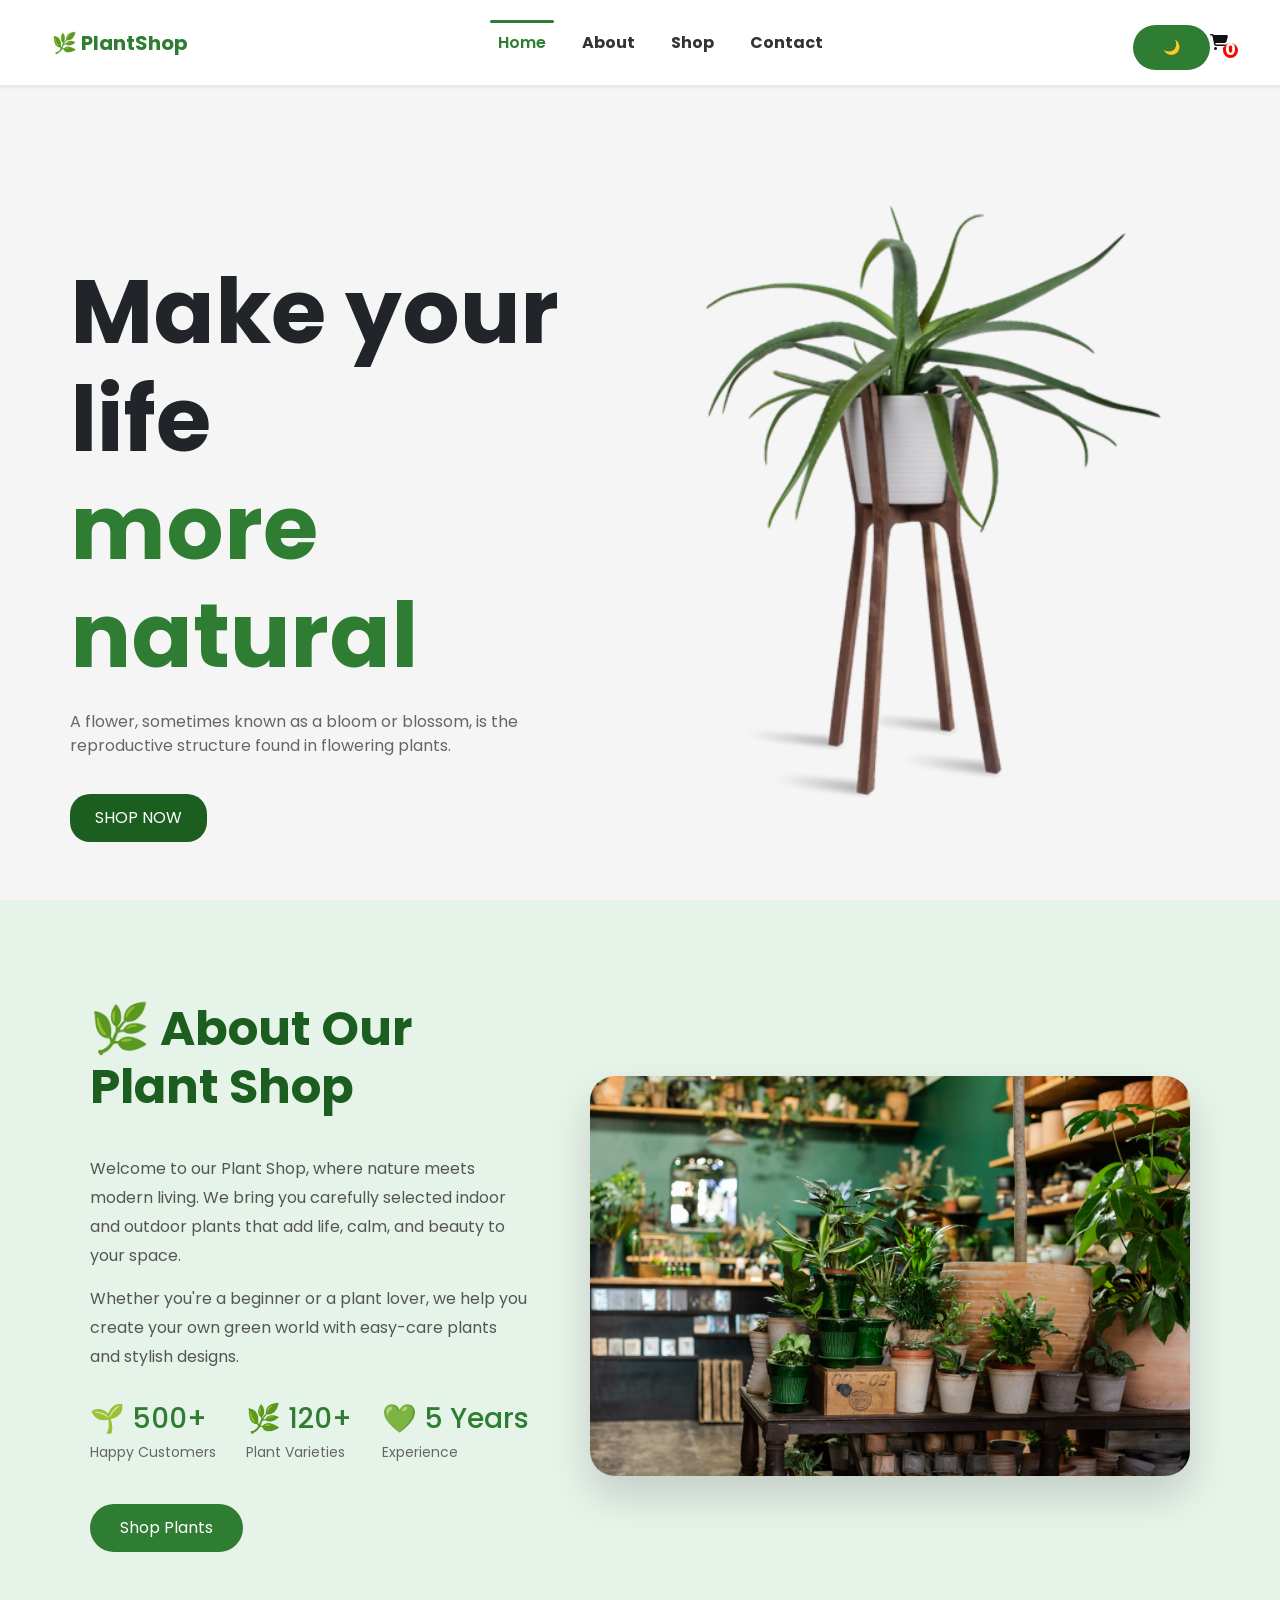
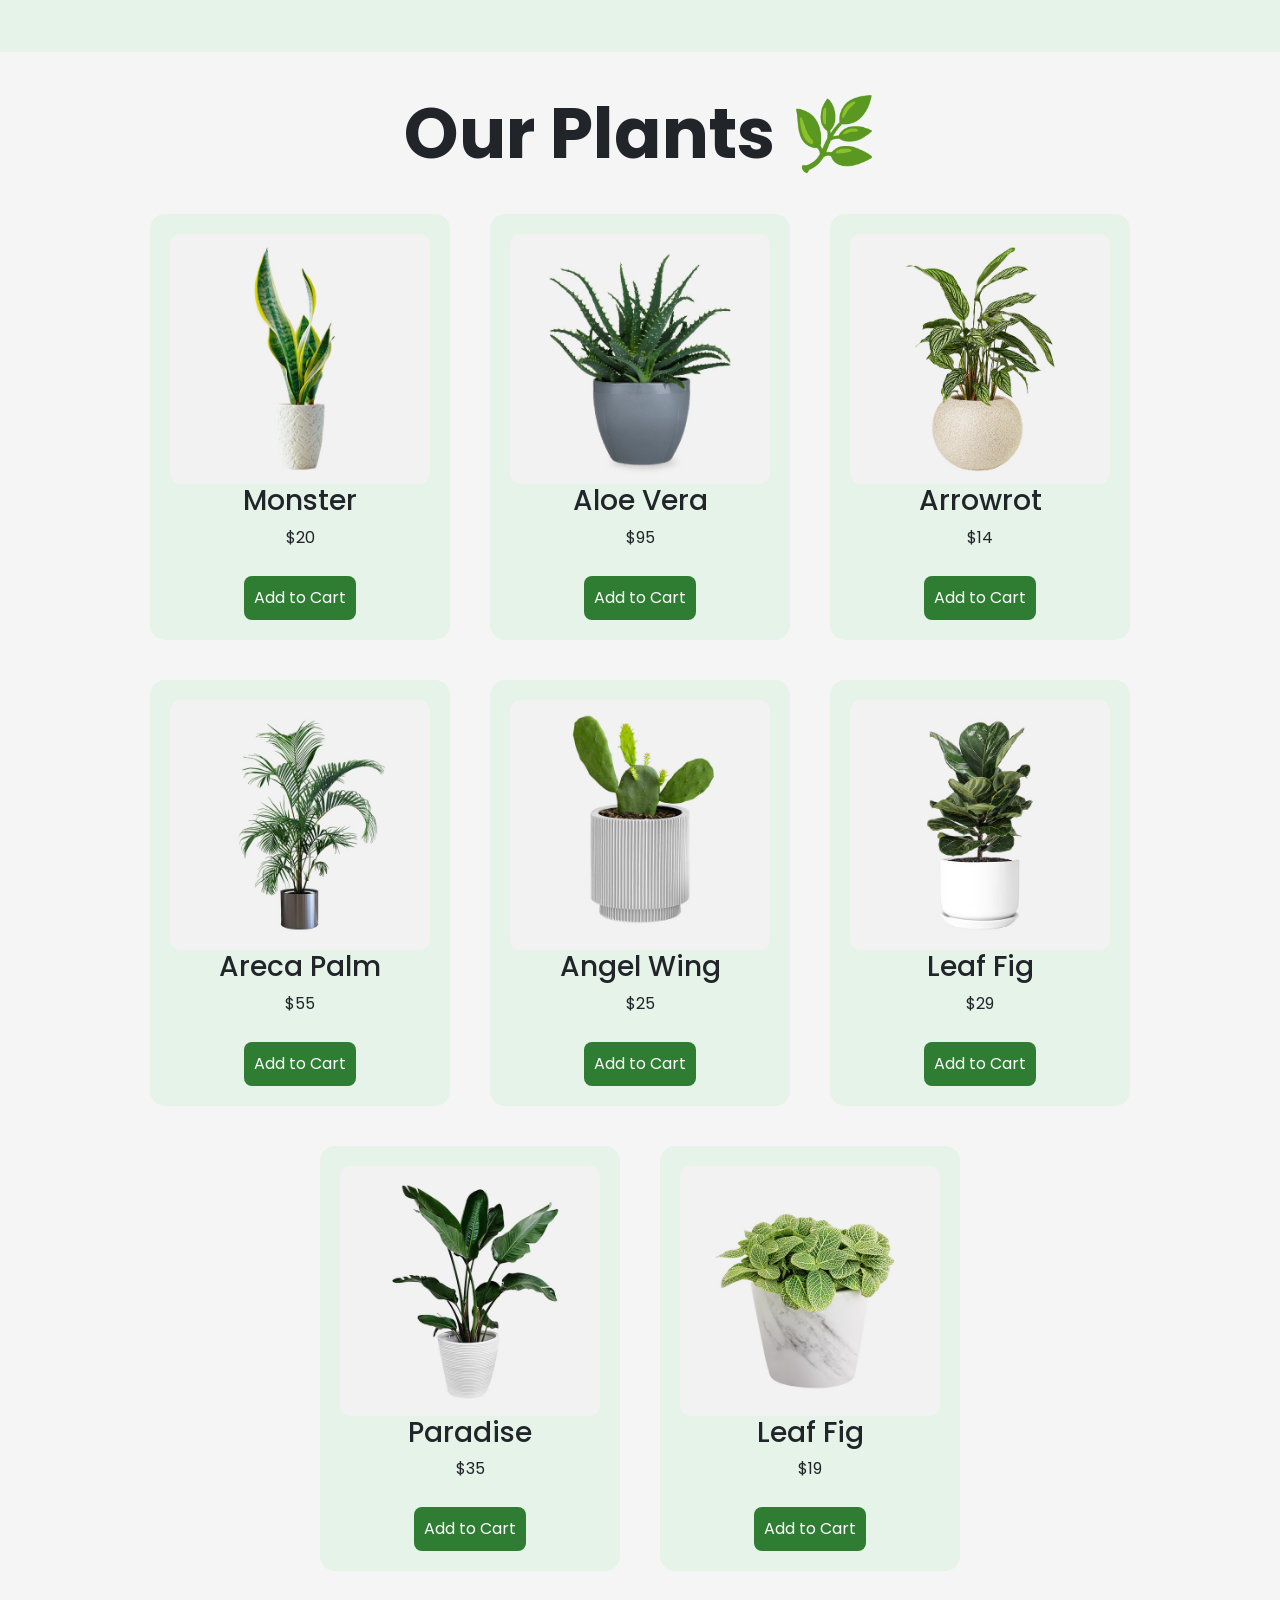
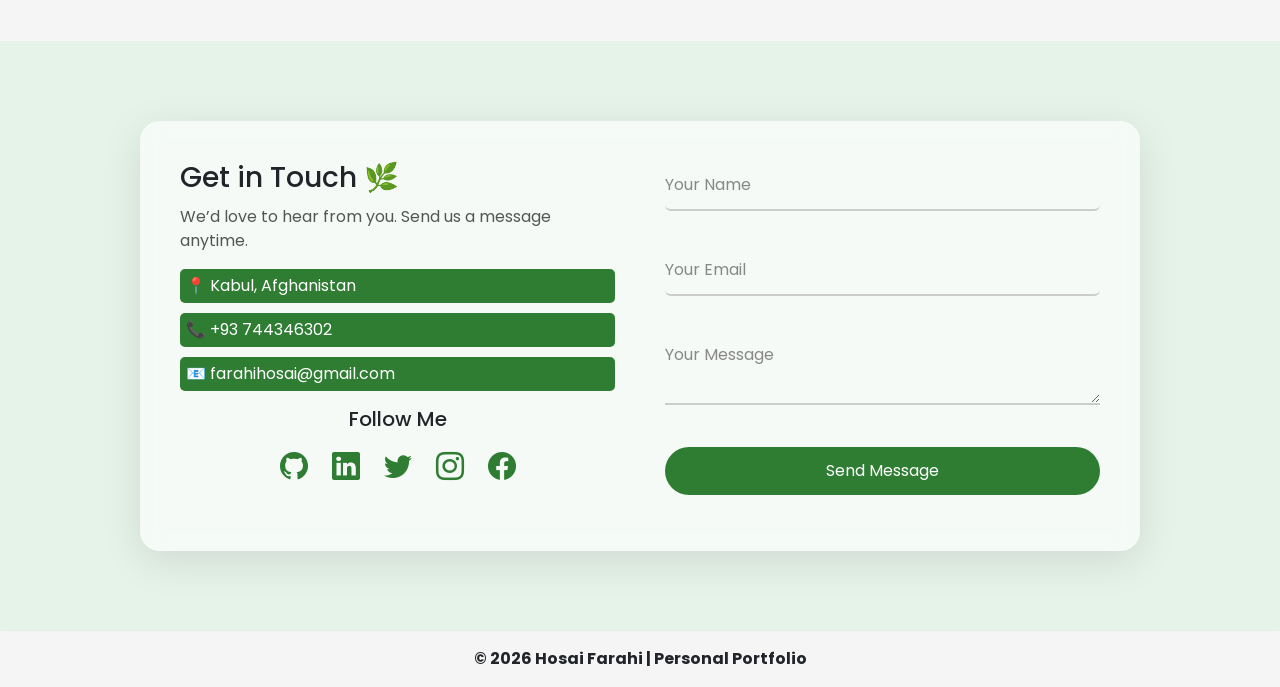
<file: index.html>
<!DOCTYPE html>
<html lang="en">
  <head>
    <meta charset="UTF-8" />
    <meta name="viewport" content="width=device-width, initial-scale=1.0" />
    <title>Plant Shop</title>

    <!-- Bootstrap -->
    <link
      href="https://cdn.jsdelivr.net/npm/bootstrap@5.3.0/dist/css/bootstrap.min.css"
      rel="stylesheet"
    />
    <!-- Google font -->
    <link
      href="https://fonts.googleapis.com/css2?family=Poppins:wght@300;400;600&display=swap"
      rel="stylesheet"
    />
    <!-- Font Awesome -->
    <link
      rel="stylesheet"
      href="https://cdnjs.cloudflare.com/ajax/libs/font-awesome/6.5.0/css/all.min.css"
    />
    <link
      rel="stylesheet"
      href="https://cdn.jsdelivr.net/npm/bootstrap-icons@1.11.3/font/bootstrap-icons.css"
    />
    <!-- Icon -->
    <link rel="icon" href="./images/plant.png" />
    <!-- Style -->
    <link rel="stylesheet" href="css/style.css" />
    <script>
      // Wait until page fully loads
      window.addEventListener("load", function () {
        const loader = document.getElementById("loader");

        loader.style.opacity = "0";
        loader.style.transition = "0.5s ease";

        setTimeout(() => {
          loader.style.display = "none";
        }, 500);
      });
    </script>
  </head>

  <body>
    <!-- LOADING SCREEN -->
    <div id="loader">
      <div class="spinner"></div>
    </div>
    <header>
      <!-- Navbar -->
      <nav class="navbar navbar-expand-lg bg-white shadow-sm fixed-top">
        <div class="container-fluid">
          <a class="navbar-brand" href="#">🌿 PlantShop</a>

          <button
            class="navbar-toggler"
            data-bs-toggle="collapse"
            data-bs-target="#nav"
          >
            <span class="navbar-toggler-icon"></span>
          </button>

          <div class="collapse navbar-collapse fw-bold" id="nav">
            <ul class="navbar-nav mx-auto">
              <li class="nav-item">
                <a class="nav-link" href="#home">Home</a>
              </li>
              <li class="nav-item">
                <a class="nav-link" href="#about">About</a>
              </li>
              <li class="nav-item">
                <a class="nav-link" href="#shop">Shop</a>
              </li>

              <li class="nav-item">
                <a class="nav-link" href="#contact">Contact</a>
              </li>
            </ul>
            <button id="darkModeToggle" class="btn btn-sm btn-dark ms-3">
              🌙
            </button>
            <div>
              <div class="icon-cart">
                <a class="shop-logo" href="./cart.html">
                  <i class="fa fa-shopping-cart"></i>
                  <span id="cart-count">0</span>
                </a>
              </div>
            </div>
          </div>
        </div>
      </nav>

      <!-- Hero Section -->
      <section class="hero" id="home">
        <div class="hero-text">
          <h1>Make your life <br /><span>more natural</span></h1>

          <p>
            A flower, sometimes known as a bloom or blossom, is the reproductive
            structure found in flowering plants.
          </p>

          <a href="#shop"> <button class="btn-shop">SHOP NOW</button></a>
        </div>

        <div>
          <img src="./images/f1.png" alt="plant" />
        </div>
      </section>
    </header>
    <main>
      <!-- About section -->
      <section class="about" id="about">
        <div class="about-container">
          <div class="about-text">
            <h2>🌿 About Our Plant Shop</h2>

            <p>
              Welcome to our Plant Shop, where nature meets modern living. We
              bring you carefully selected indoor and outdoor plants that add
              life, calm, and beauty to your space.
            </p>

            <p>
              Whether you're a beginner or a plant lover, we help you create
              your own green world with easy-care plants and stylish designs.
            </p>

            <div class="about-stats">
              <div>
                <h3>🌱 500+</h3>
                <span>Happy Customers</span>
              </div>
              <div>
                <h3>🌿 120+</h3>
                <span>Plant Varieties</span>
              </div>
              <div>
                <h3>💚 5 Years</h3>
                <span>Experience</span>
              </div>
            </div>

            <a href="#shop"><button class="btn">Shop Plants</button></a>
          </div>

          <div class="about-img">
            <img
              src="./images/amy_thompson_photography_684A1607_9ab6111e-d6c2-4b29-a5e5-2788e84cb561.jpg"
              alt="Plants"
            />
          </div>
        </div>
      </section>
      <!-- Shop Section -->
      <section class="shop" id="shop">
        <h1 class="shop-title">Our Plants 🌿</h1>

        <div class="products">
          <div class="product">
            <img src="./images/p12-1.jpg" alt="" />
            <h3>Monster</h3>
            <p>$20</p>
            <button class="add-to-cart" data-name="Monster" data-price="20">
              Add to Cart
            </button>
          </div>
          <div class="product">
            <img src="./images/p1-2.jpg" alt="" />
            <h3>Aloe Vera</h3>
            <p>$95</p>
            <button class="add-to-cart" data-name="Aloe Vera" data-price="95">
              Add to Cart
            </button>
          </div>

          <div class="product">
            <img src="./images/p8-1.jpg" alt="" />
            <h3>Arrowrot</h3>
            <p>$14</p>
            <button class="add-to-cart" data-name="Arrowrot" data-price="14">
              Add to Cart
            </button>
          </div>
          <div class="product">
            <img src="./images/p11-1.jpg" alt="" />
            <h3>Areca Palm</h3>
            <p>$55</p>
            <button class="add-to-cart" data-name="Areca Palm" data-price="55">
              Add to Cart
            </button>
          </div>
          <div class="product">
            <img src="./images/p4-1.jpg" alt="" />
            <h3>Angel Wing</h3>
            <p>$25</p>
            <button class="add-to-cart" data-name="Angel Wing" data-price="25">
              Add to Cart
            </button>
          </div>
          <div class="product">
            <img src="./images/p7-1.jpg" alt="" />
            <h3>Leaf Fig</h3>
            <p>$29</p>
            <button class="add-to-cart" data-name="Leaf Fig" data-price="29">
              Add to Cart
            </button>
          </div>
          <div class="product">
            <img src="./images/p10-1.jpg" alt="" />
            <h3>Paradise</h3>
            <p>$35</p>
            <button class="add-to-cart" data-name="Paradise" data-price="35">
              Add to Cart
            </button>
          </div>
          <div class="product">
            <img src="./images/p6-1.jpg" alt="" />
            <h3>Leaf Fig</h3>
            <p>$19</p>
            <button class="add-to-cart" data-name="Leaf Fig" data-price="19">
              Add to Cart
            </button>
          </div>
        </div>
        <div id="notice" class="bottom-notice">Added to cart 🌿</div>
      </section>

      <!-- Contact section -->
      <section class="contact-modern" id="contact">
        <div class="contact-box">
          <div class="contact-left">
            <h2>Get in Touch 🌿</h2>
            <p>We’d love to hear from you. Send us a message anytime.</p>

            <div class="info">
              <p>📍 Kabul, Afghanistan</p>
              <p>📞 +93 744346302</p>
              <p>📧 farahihosai@gmail.com</p>
            </div>
            <div class="follow-card text-center mt-3">
              <h5 class="card-title mb-3">Follow Me</h5>
              <div class="socials">
                <a target="_blank" href="https://github.com/hosaihamidi"
                  ><i class="bi bi-github"></i
                ></a>
                <a
                  target="_blank"
                  href="https://www.linkedin.com/in/hosai-hamidi-192255394/"
                  ><i class="bi bi-linkedin"></i
                ></a>
                <a target="_blank" href="https://x.com/hosi_hamidi"
                  ><i class="bi bi-twitter"></i
                ></a>
                <a href="#"><i class="bi bi-instagram"></i></a>
                <a href="#"><i class="bi bi-facebook"></i></a>
              </div>
            </div>
          </div>

          <form class="contact-form" id="contact-form">
            <div class="input-box">
              <input id="name" type="text" required />
              <label for="name">Your Name</label>
            </div>

            <div class="input-box">
              <input id="email" type="email" required />
              <label for="email">Your Email</label>
            </div>

            <div class="input-box">
              <textarea id="message" required></textarea>
              <label for="message">Your Message</label>
            </div>

            <button type="submit">Send Message</button>

            <p id="form-msg"></p>
          </form>
        </div>
      </section>
    </main>
    <footer class="text-center py-3 shadow-sm fw-bold">
      © 2026 Hosai Farahi | Personal Portfolio
    </footer>

    <script src="https://cdn.jsdelivr.net/npm/bootstrap@5.3.0/dist/js/bootstrap.bundle.min.js"></script>
    <script src="js/cart.js"></script>
    <script src="js/main.js"></script>
  </body>
</html>
</file>
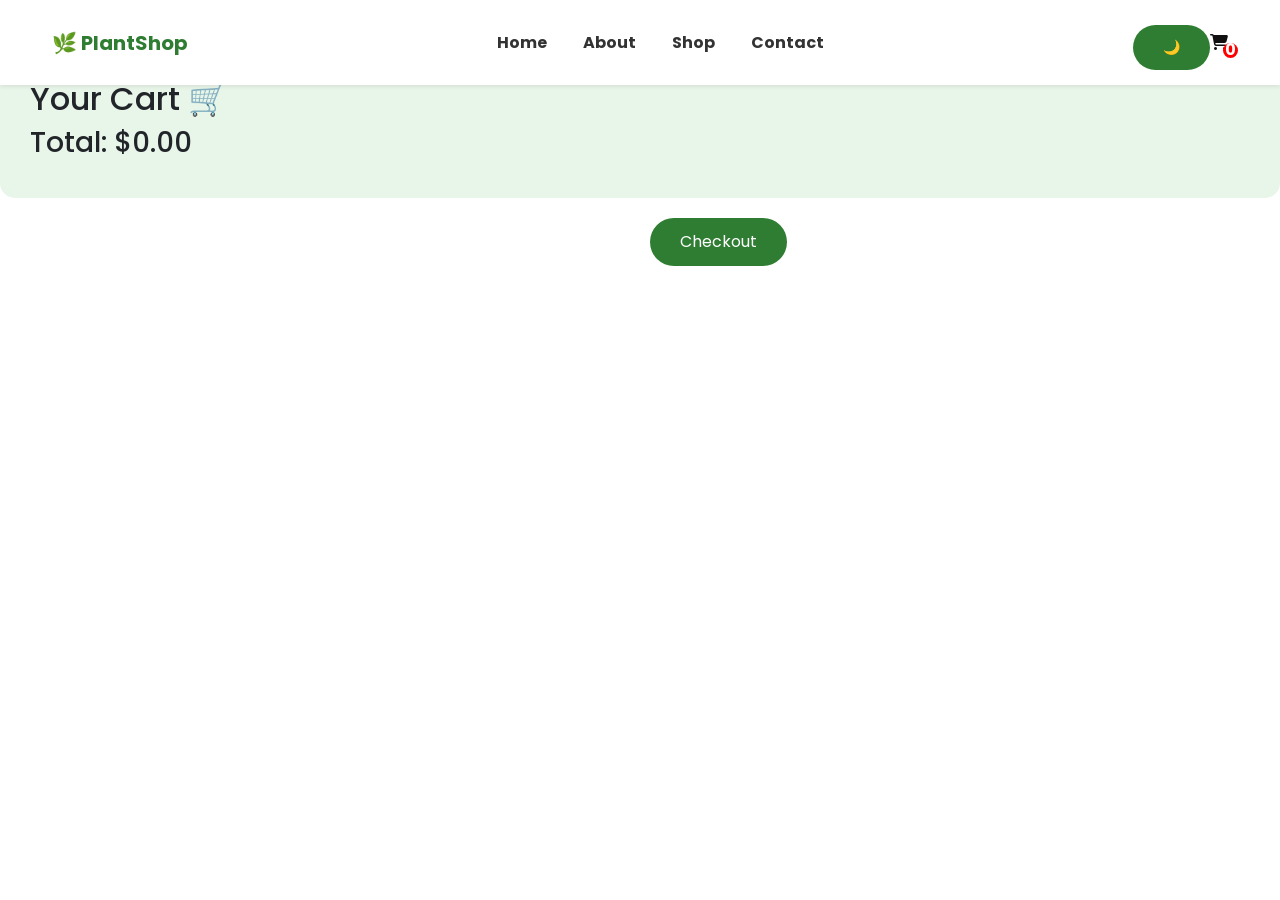
<file: cart.html>
<!DOCTYPE html>
<html lang="en">
  <head>
    <meta charset="UTF-8" />
    <meta http-equiv="X-UA-Compatible" content="IE=edge" />
    <meta name="viewport" content="width=device-width, initial-scale=1.0" />

    <title>Cart-Plant Shop</title>
    <!-- Bootstrap -->
    <link
      href="https://cdn.jsdelivr.net/npm/bootstrap@5.3.0/dist/css/bootstrap.min.css"
      rel="stylesheet"
    />
    <!-- Google font -->
    <link
      href="https://fonts.googleapis.com/css2?family=Poppins:wght@300;400;600&display=swap"
      rel="stylesheet"
    />
    <!-- Font Awesome -->
    <link
      rel="stylesheet"
      href="https://cdnjs.cloudflare.com/ajax/libs/font-awesome/6.5.0/css/all.min.css"
    />
    <!-- Icon -->
    <link rel="icon" href="./images/plant.png" />
    <!-- Style -->
    <link rel="stylesheet" href="css/style.css" />
    <script>
      // loads
      window.addEventListener("load", function () {
        const loader = document.getElementById("loader");

        loader.style.opacity = "0";
        loader.style.transition = "0.5s ease";

        setTimeout(() => {
          loader.style.display = "none";
        }, 500);
      });
    </script>
  </head>
  <body>
    <!-- LOADING SCREEN -->
    <div id="loader">
      <div class="spinner"></div>
    </div>
    <nav class="navbar navbar-expand-lg bg-white shadow-sm fw-bold fixed-top">
      <div class="container-fluid">
        <a class="navbar-brand" href="#">🌿 PlantShop</a>

        <button
          class="navbar-toggler"
          data-bs-toggle="collapse"
          data-bs-target="#nav"
        >
          <span class="navbar-toggler-icon"></span>
        </button>

        <div class="collapse navbar-collapse" id="nav">
          <ul class="navbar-nav mx-auto">
            <li class="nav-item">
              <a class="nav-link" href="index.html">Home</a>
            </li>
            <li class="nav-item">
              <a class="nav-link" href="index.html#about">About</a>
            </li>
            <li class="nav-item">
              <a class="nav-link" href="index.html#shop">Shop</a>
            </li>

            <li class="nav-item">
              <a class="nav-link" href="index.html#contact">Contact</a>
            </li>
          </ul>
          <button id="darkModeToggle" class="btn btn-sm btn-dark ms-3">
            🌙
          </button>
          <div>
            <div class="icon-cart">
              <a class="shop-logo" href="./cart.html">
                <i class="fa fa-shopping-cart"></i>
                <span id="cart-count">0</span>
              </a>
            </div>
          </div>
        </div>
      </div>
    </nav>

    <section class="cart">
      <h2>Your Cart 🛒</h2>

      <div id="cart-items"></div>

      <h3>Total: $<span id="total">0</span></h3>
    </section>
    <a href="checkout.html"
      ><button onclick="checkout()" class="btw btn-success">Checkout</button></a
    >
    <script>
      document.addEventListener("DOMContentLoaded", function () {
        const toggleBtn = document.getElementById("darkModeToggle");

        // Load saved mode
        if (localStorage.getItem("mode") === "dark") {
          document.body.classList.add("dark-mode");
          if (toggleBtn) toggleBtn.textContent = "☀️";
        }

        // Click toggle
        if (toggleBtn) {
          toggleBtn.addEventListener("click", function () {
            document.body.classList.toggle("dark-mode");

            if (document.body.classList.contains("dark-mode")) {
              localStorage.setItem("mode", "dark");
              toggleBtn.textContent = "☀️";
            } else {
              localStorage.setItem("mode", "light");
              toggleBtn.textContent = "🌙";
            }
          });
        }
      });
    </script>
    <script src="https://cdn.jsdelivr.net/npm/bootstrap@5.3.0/dist/js/bootstrap.bundle.min.js"></script>
    <script src="./js/cart.js"></script>
    <script src="./js/main.js"></script>
  </body>
</html>
</file>
<file: css/style.css>
html {
  scroll-behavior: smooth;
}

body.dark-mode {
  background: #121212;
  color: #eaeaea;
}

body.dark-mode .navbar {
  background: #1e1e1e !important;
}

body.dark-mode .nav-link {
  color: #eaeaea !important;
}

body.dark-mode .hero,
body.dark-mode .about,
body.dark-mode .shop,
body.dark-mode #shop,
body.dark-mode .contact-modern {
  background: #121212;
  color: #eaeaea;
}

body.dark-mode .product,
body.dark-mode .contact-box,
body.dark-mode .about-container {
  background: #1e1e1e;
  color: #fff;
  box-shadow: 0 4px 20px rgba(0, 0, 0, 0.5);
}

body.dark-mode .btn,
body.dark-mode .btn-shop,
body.dark-mode button {
  background: #2e7d32;
  color: white;
}

body.dark-mode input,
body.dark-mode textarea {
  background: #222;
  color: #fff;
  border: 1px solid #444;
}

body.dark-mode footer {
  background: #1e1e1e;
  color: #ccc;
}

body.dark-mode {
  background: #121212;
  color: #eaeaea;
}

body.dark-mode .navbar {
  background: #1e1e1e !important;
}

body.dark-mode .box,
body.dark-mode .cart,
body.dark-mode .checkout-container {
  background: #1e1e1e;
  color: #fff;
}

body.dark-mode input {
  background: #222;
  color: #fff;
  border: 1px solid #444;
}

body.dark-mode button,
body.dark-mode .btn {
  background: #2e7d32;
  color: #fff;
}

body.dark-mode .cart > #cart-item {
  border-bottom: 1px solid #444;
}

body.dark-mode .cart-item {
  background: #1e1e1e;
  color: #fff;
  border-radius: 10px;
}

body.dark-mode #cart-items div {
  background: #1e1e1e !important;
  color: #fff;
}

body.dark-mode .cart-item span {
  color: #ddd;
}

body.dark-mode .cart-item button {
  background: #2e7d32;
  color: #fff;
  border: none;
}

body.dark-mode .total {
  color: #90ee90;
}

body.dark-mode .fa-shopping-cart {
  color: #fff;
}

body {
  font-family: "Poppins", sans-serif;
  padding: 0;
  margin: 0;
  box-sizing: border-box;
}

#loader {
  position: fixed;
  width: 100%;
  height: 100vh;
  background: #ffffff;
  display: flex;
  justify-content: center;
  align-items: center;
  z-index: 99999;
}

.spinner {
  width: 60px;
  height: 60px;
  border: 6px solid #ddd;
  border-top: 6px solid #2e7d32;
  border-radius: 50%;
  animation: spin 1s linear infinite;
}

@keyframes spin {
  100% {
    transform: rotate(360deg);
  }
}

body.dark-mode #loader {
  background: #121212;
}

body.dark-mode .spinner {
  border: 6px solid #333;
  border-top: 6px solid #2e7d32;
}

.navbar {
  padding: 15px 40px;
}

.navbar-brand {
  font-weight: bold;
  color: #2e7d32 !important;
}

.nav-link {
  color: #333 !important;
  margin: 0 10px;
}
.nav-link {
  position: relative;
  transition: 0.3s;
}

.nav-link.active {
  color: #2e7d32 !important;
  font-weight: 600;
}

.nav-link.active::after {
  content: "";
  position: absolute;
  left: 0;
  top: -3px;
  width: 100%;
  height: 3px;
  background: #2e7d32;
  border-radius: 10px;
  animation: slideIn 0.3s ease;
}

@keyframes slideIn {
  0% {
    width: 0;
  }
  25% {
    width: 25%;
  }
  50% {
    width: 50%;
  }
  75% {
    width: 75%;
  }
  100% {
    width: 100%;
  }
}

.nav-link:hover {
  color: #2e7d32 !important;
  transform: scale(1.05);
  font-weight: bolder;
}

.shop-logo {
  color: #111;
}

.hero {
  height: 100vh;
  display: flex;
  align-items: center;
  justify-content: space-between;
  padding: 70px;
  padding-right: 110px;
  background: #f5f5f5;
}

.hero-text {
  margin-top: 200px;
}

.hero-text h1 {
  font-size: 90px;
  font-weight: bold;
}

.hero-text span {
  color: #2e7d32;
}

.hero-text p {
  margin-top: 20px;
  color: #666;
  max-width: 500px;
}

.btn-shop {
  margin-top: 20px;
  background: #1b5e20;
  color: white;
  padding: 12px 25px;
  border: none;
  transition: 0.3s;
  border-radius: 20px;
}

.btn-shop:hover {
  background: #2e7d32;
  transform: scale(1.05);
}

.hero img {
  width: 500px;
  margin-top: 90px;
}

.icon-cart {
  position: relative;
}

.icon-cart span {
  display: flex;
  width: 15px;
  height: 15px;
  background-color: red;
  justify-content: center;
  align-items: center;
  color: #fff;
  border-radius: 50%;
  position: absolute;
  top: 50%;
  right: -10px;
}

#shop {
  padding: 40px;
  text-align: center;
  background: #f5f5f5;
}

.products {
  display: flex;
  justify-content: center;
  gap: 40px;
  flex-wrap: wrap;
  padding: 30px 0;
}

.product img {
  width: 100%;
  height: 250px;
  object-fit: cover;
  border-radius: 10px;
}

.product {
  background: #e6f3e9;
  padding: 20px;
  border-radius: 15px;
  width: 300px;
}

.product button {
  background: #2e7d32;
  color: white;
  border: none;
  padding: 10px;
  border-radius: 8px;
  cursor: pointer;
}

.product button:hover {
  background: #1b5e20;
}

.shop-title {
  font-weight: bold;
  font-size: 70px;
}

.cart {
  margin-top: 50px;
  padding: 30px;
  background: #e8f5e9;
  border-radius: 15px;
}

#cart-items {
  list-style: none;
  padding: 0;
}

#cart-items li {
  margin: 10px 0;
  display: flex;
  justify-content: space-between;
}

.about {
  padding: 100px 7%;
  background: #e6f3e9;
}

.about-container {
  display: flex;
  align-items: center;
  gap: 60px;
  flex-wrap: wrap;
}

.about-text {
  flex: 1;
}

.about-text h2 {
  font-size: 48px;
  font-weight: bold;
  color: #1b5e20;
  margin-bottom: 40px;
}

.about-text p {
  color: #555;
  line-height: 1.8;
  margin-bottom: 15px;
}

.about-stats {
  display: flex;
  gap: 30px;
  margin: 30px 0;
  flex-wrap: wrap;
}

.about-stats h3 {
  color: #2e7d32;
  margin-bottom: 5px;
}

.about-stats span {
  font-size: 14px;
  color: #666;
}

.btn {
  padding: 12px 30px;
  border: none;
  border-radius: 30px;
  background: #2e7d32;
  color: white;
  cursor: pointer;
  transition: 0.3s;
}

.btw {
  padding: 12px 30px;
  margin: 20px 650px;
  border: none;
  border-radius: 30px;
  background: #2e7d32;
  color: white;
  cursor: pointer;
  transition: 0.3s;
}

.btn:hover {
  background: #1b5e20;
  transform: translateY(-3px);
}

.about-img img {
  width: 100%;
  height: 400px;
  border-radius: 25px;
  box-shadow: 0 20px 40px rgba(0, 0, 0, 0.15);
  transition: 0.5s;
}

.about-img img:hover {
  transform: scale(1.05);
}

.cart-box {
  display: flex;
  justify-content: space-between;
  align-items: center;
  padding: 15px;
  margin: 10px 0;
  border: 1px solid #ddd;
  border-radius: 10px;
  background: #fff;
}

.qty {
  display: flex;
  align-items: center;
  gap: 10px;
}

.qty button {
  padding: 5px 10px;
  border: none;
  background: #2e7d32;
  color: white;
  border-radius: 5px;
  cursor: pointer;
}

.remove {
  background: red;
  color: white;
  border: none;
  padding: 5px 10px;
  border-radius: 5px;
  cursor: pointer;
}

.add-to-cart {
  transition: all 0.3s ease;
}

.add-to-cart.active {
  background: #2ecc71 !important;
  color: white !important;
  transform: scale(0.95);
}

.checkout-container {
  max-width: 1000px;
  margin: 100px auto;
  display: grid;
  grid-template-columns: 1fr 1fr;
  gap: 30px;
}

.box {
  background: white;
  padding: 20px;
  border-radius: 12px;
  box-shadow: 0 10px 25px rgba(0, 0, 0, 0.05);
}

.cart-item {
  display: flex;
  justify-content: space-between;
  margin-bottom: 10px;
  border-bottom: 1px solid #eee;
  padding-bottom: 8px;
}

.total {
  font-size: 20px;
  font-weight: bold;
  margin-top: 15px;
}

button {
  padding: 10px;
  border: none;
  background: #2e7d32;
  color: white;
  border-radius: 8px;
  margin-top: 10px;
  cursor: pointer;
}

button:hover {
  background: #27ae60;
}

input {
  width: 100%;
  padding: 10px;
  margin-bottom: 10px;
  border-radius: 6px;
  border: 1px solid #ddd;
}

.bottom-notice {
  position: fixed;
  bottom: 40px;
  left: 50%;
  transform: translateX(-50%) translateY(30px);
  background: #2e7d32;
  color: white;
  padding: 12px 20px;
  border-radius: 10px;
  font-size: 15px;
  opacity: 0;
  transition: 0.4s ease;
  z-index: 9999;
  box-shadow: 0 10px 25px rgba(0, 0, 0, 0.2);
}

.bottom-notice.show {
  opacity: 1;
  transform: translateX(-50%) translateY(0);
}

.contact-modern {
  padding: 80px 20px;
  display: flex;
  justify-content: center;
  background: #e6f3e9;
}

.contact-box {
  display: flex;
  gap: 50px;
  max-width: 1000px;
  width: 100%;
  padding: 40px;
  border-radius: 20px;

  background: rgba(255, 255, 255, 0.6);
  backdrop-filter: blur(10px);
  box-shadow: 0 10px 40px rgba(0, 0, 0, 0.1);
  flex-wrap: wrap;
}

.contact-left {
  flex: 1;
  min-width: 250px;
}

.contact-left h2 {
  font-size: 28px;
  margin-bottom: 10px;
}

.contact-left p {
  color: #555;
}

.info p {
  margin-top: 50px;
  background: #2e7d32;
  color: white;
  border-radius: 5px;
  padding: 5px 6px;
}

.info p {
  margin: 10px 0;
}

.contact-form {
  flex: 1;
  min-width: 250px;
}

.input-box {
  position: relative;
  margin-bottom: 25px;
}

.input-box input,
.input-box textarea {
  width: 100%;
  padding: 12px;
  border: none;
  border-bottom: 2px solid #ccc;
  background: transparent;
  outline: none;
}

.input-box label {
  position: absolute;
  left: 0;
  top: 12px;
  color: #888;
  transition: 0.3s;
}

.input-box input:focus + label,
.input-box input:valid + label,
.input-box textarea:focus + label,
.input-box textarea:valid + label {
  top: -10px;
  font-size: 12px;
  color: #2e7d32;
}

.contact-form button {
  background: #2e7d32;
  color: white;
  padding: 12px;
  border: none;
  border-radius: 30px;
  cursor: pointer;
  width: 100%;
  transition: 0.3s;
}

.contact-form button:hover {
  background: #1b5e20;
  transform: translateY(-2px);
}

.socials a {
  font-size: 28px;
  color: #2e7d32;
  margin: 10px;
  transition: 0.3s;
}

.socials a:hover {
  color: #2ecc71;
  transform: translateY(-5px);
}

footer {
  background: #f5f5f5;
}

@media (max-width: 768px) {
  .hero {
    flex-direction: column;
    text-align: center;
    margin: 0;
    padding: 0;
  }
  .hero-text {
    margin-top: 150px;
  }

  .hero h1 {
    font-size: 40px;
    margin-top: 0;
  }
  .hero-text p {
    display: none;
  }
  .hero img {
    width: 220px;
    margin-top: 0;
  }

  .about-container {
    flex-direction: column;
    text-align: center;
  }

  .about-text h2 {
    font-size: 28px;
  }
  .checkout-container {
    grid-template-columns: 1fr;
  }
  .btn {
    margin: auto;
  }
  .shop-title {
    font-size: 40px;
  }
}
</file>
